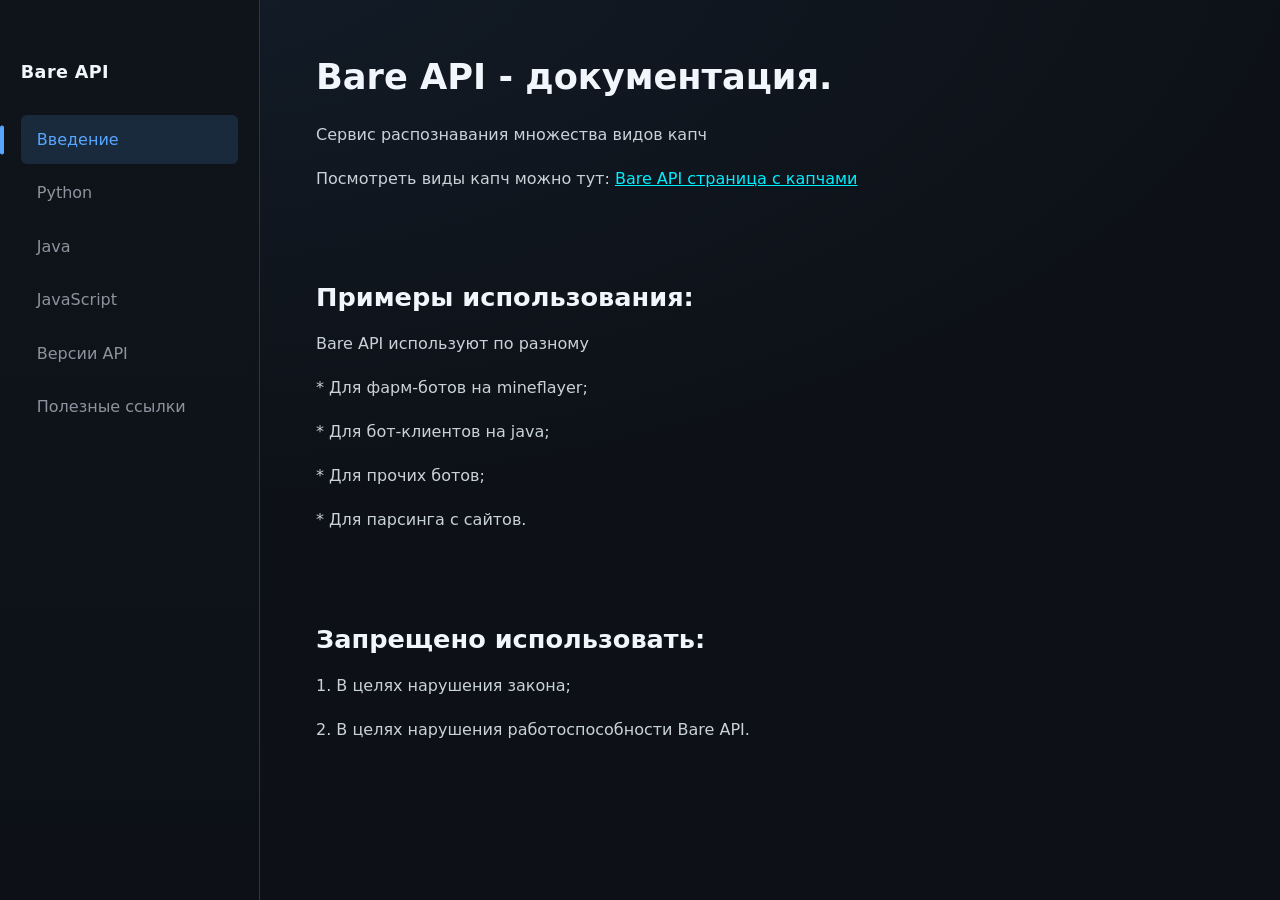
<file: index.html>
<!DOCTYPE html>
<html lang="ru">
    <head>
        <meta charset="UTF-8">
        <meta name="viewport" content="width=device-width, initial-scale=1.0">
        <title>Bare API – Документация</title>
        <link rel="stylesheet" href="assets/style.css">
    </head>
    <body>
        <div class="wrapper">
            <nav class="sidebar">
                <h3 style="color:#f0f6fc; margin-bottom: 1.8rem;">Bare API</h3>
                <a href="index.html" class="active">Введение</a>
                <a href="python.html">Python</a>
                <a href="java.html">Java</a>
                <a href="javascript.html">JavaScript</a>
                <a href="versions.html">Версии API</a>
                <a href="links.html">Полезные ссылки</a>
            </nav>
            <main class="content">
                <h1>Bare API - документация.</h1>
                <p>Сервис распознавания множества видов капч</p>
                <p>Посмотреть виды капч можно тут: <a href="https://bareapi.shop/captchas" target="_blank" style="color: rgb(0, 238, 255);">Bare API страница с капчами</a></p>
                <br>
                <h2>Примеры использования:</h2>
                <p>Bare API используют по разному</p>
                <p>* Для фарм-ботов на mineflayer;</p>
                <p>* Для бот-клиентов на java;</p>
                <p>* Для прочих ботов;</p>
                <p>* Для парсинга с сайтов.</p>
                <br>
                <h2>Запрещено использовать:</h2>
                <p>1. В целях нарушения закона;</p>
                <p>2. В целях нарушения работоспособности Bare API.</p>
                <p></p>
            </main>
        </div>
    </body>
</html>
</file>
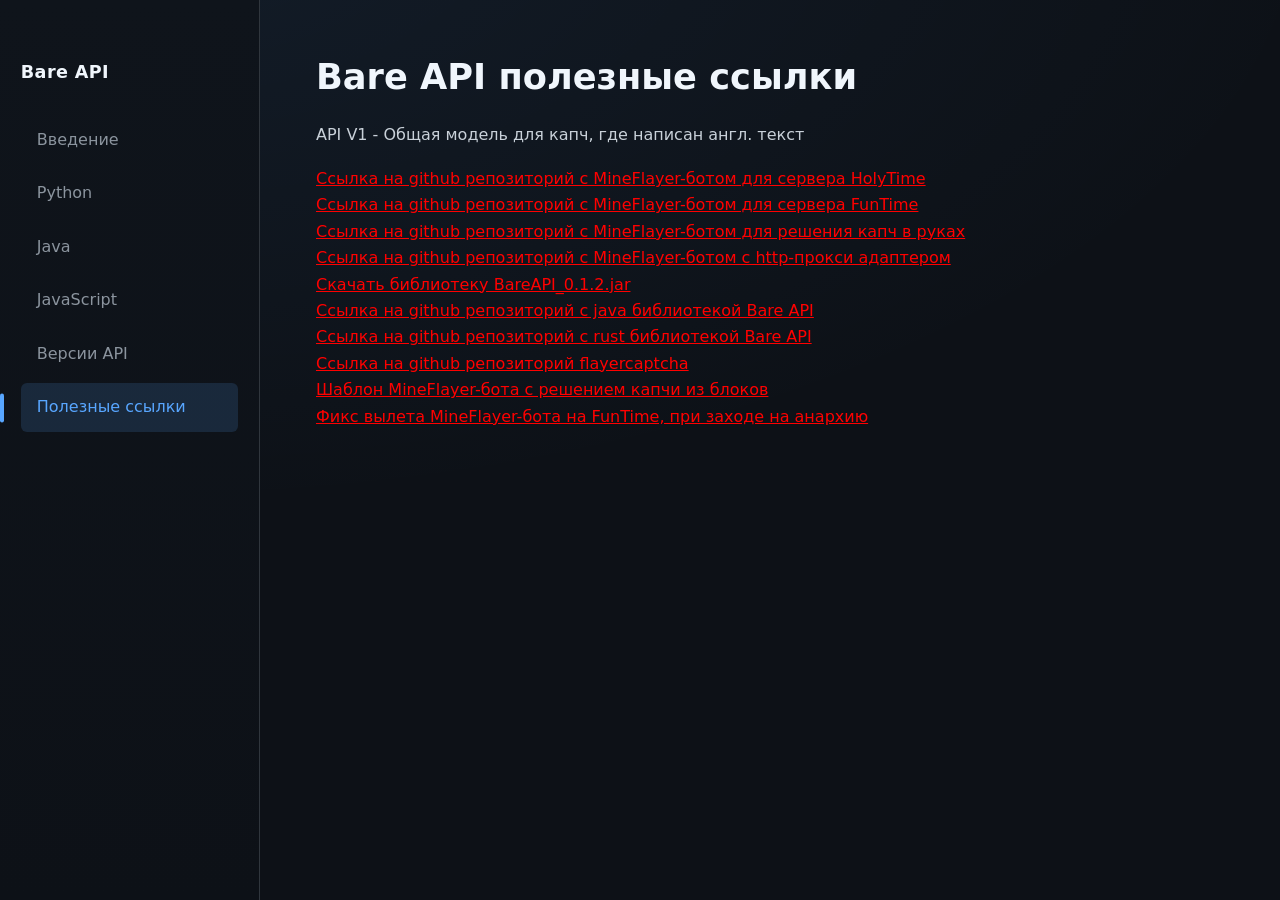
<file: links.html>
<!DOCTYPE html>
<html lang="ru">
    <head>
        <meta charset="UTF-8">
        <meta name="viewport" content="width=device-width, initial-scale=1.0">
        <title>Bare API – Документация</title>
        <link rel="stylesheet" href="assets/style.css">
    </head>
    <body>
        <div class="wrapper">
            <nav class="sidebar">
                <h3 style="color:#f0f6fc; margin-bottom: 1.8rem;">Bare API</h3>
                <a href="index.html">Введение</a>
                <a href="python.html">Python</a>
                <a href="java.html">Java</a>
                <a href="javascript.html">JavaScript</a>
                <a href="versions.html">Версии API</a>
                <a href="links.html" class="active">Полезные ссылки</a>
            </nav>
            <main class="content">
                <h1>Bare API полезные ссылки</h1>
                <p>API V1 - Общая модель для капч, где написан англ. текст</p>
                <a href="https://github.com/SiberianHacker/HolyTime-Mineflayer" target="_blank" style="color: red;">Ссылка на github репозиторий с MineFlayer-ботом для сервера HolyTime</a>
                <br>
                <a href="https://github.com/SiberianHacker/FonTime-Mineflayer" target="_blank" style="color: red;">Ссылка на github репозиторий с MineFlayer-ботом для сервера FunTime</a>
                <br>
                <a href="https://github.com/SiberianHacker/MineFlayer-HandCaptcha" target="_blank" style="color: red;">Ссылка на github репозиторий с MineFlayer-ботом для решения капч в руках</a>
                <br>
                <a href="https://github.com/SiberianHacker/HTTP-proxy-Mineflayer" target="_blank" style="color: red;">Ссылка на github репозиторий с MineFlayer-ботом с http-прокси адаптером</a>
                <br>
                <a href="https://github.com/SiberianHacker/Bare-API-Java/releases/download/0.1.2/BareAPI_0.1.2.jar" target="_blank" style="color: red;">Скачать библиотеку BareAPI_0.1.2.jar</a>
                <br>
                <a href="https://github.com/SiberianHacker/Bare-API-Java" target="_blank" style="color: red;">Ссылка на github репозиторий с java библиотекой Bare API</a>
                <br>
                <a href="https://github.com/thesalam4ik/rust-bare-api" target="_blank" style="color: red;">Ссылка на github репозиторий с rust библиотекой Bare API</a>
                <br>
                <a href="https://github.com/ImPhoba/FlayerCaptcha" target="_blank" style="color: red;">Ссылка на github репозиторий flayercaptcha</a>
                <br>
                <a href="https://github.com/SiberianHacker/BlockCaptcha-Mineflayer" target="_blank" style="color: red;">Шаблон MineFlayer-бота с решением капчи из блоков</a>
                <br>
                <a href="https://github.com/Cyclel1ves/mineflayer-FT-fix" target="_blank" style="color: red;">Фикс вылета MineFlayer-бота на FunTime, при заходе на анархию</a>
                <br>
            </main>
        </div>
    </body>
</html>
</file>
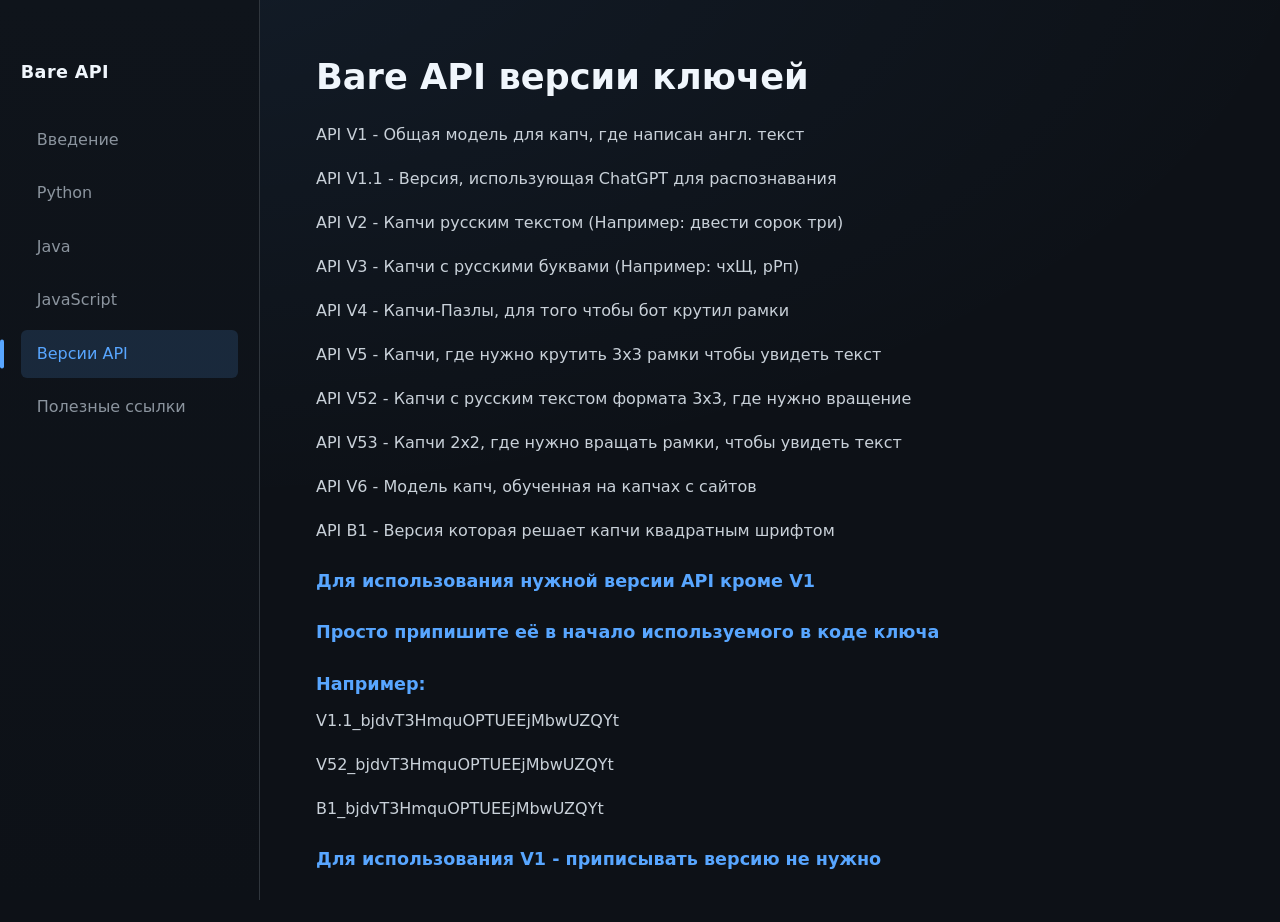
<file: versions.html>
<!DOCTYPE html>
<html lang="ru">
    <head>
        <meta charset="UTF-8">
        <meta name="viewport" content="width=device-width, initial-scale=1.0">
        <title>Bare API – Документация</title>
        <link rel="stylesheet" href="assets/style.css">
    </head>
    <body>
        <div class="wrapper">
            <nav class="sidebar">
                <h3 style="color:#f0f6fc; margin-bottom: 1.8rem;">Bare API</h3>
                <a href="index.html">Введение</a>
                <a href="python.html">Python</a>
                <a href="java.html">Java</a>
                <a href="javascript.html">JavaScript</a>
                <a href="versions.html" class="active">Версии API</a>
                <a href="links.html">Полезные ссылки</a>
            </nav>
            <main class="content">
                <h1>Bare API версии ключей</h1>
                <p>API V1 - Общая модель для капч, где написан англ. текст</p>
                <p>API V1.1 - Версия, использующая ChatGPT для распознавания</p>
                <p>API V2 - Капчи русским текстом (Например: двести сорок три)</p>
                <p>API V3 - Капчи с русскими буквами (Например: чхЩ, рРп)</p>
                <p>API V4 - Капчи-Пазлы, для того чтобы бот крутил рамки</p>
                <p>API V5 - Капчи, где нужно крутить 3x3 рамки чтобы увидеть текст</p>
                <p>API V52 - Капчи с русским текстом формата 3x3, где нужно вращение</p>
                <p>API V53 - Капчи 2x2, где нужно вращать рамки, чтобы увидеть текст</p>
                <p>API V6 - Модель капч, обученная на капчах с сайтов</p>
                <p>API B1 - Версия которая решает капчи квадратным шрифтом</p>
                <p></p>
                <h3>Для использования нужной версии API кроме V1</h3>
                <h3>Просто припишите её в начало используемого в коде ключа</h3>
                <h3>Например:</h3>
                <p>V1.1_bjdvT3HmquOPTUEEjMbwUZQYt</p>
                <p>V52_bjdvT3HmquOPTUEEjMbwUZQYt</p>
                <p>B1_bjdvT3HmquOPTUEEjMbwUZQYt</p>
                <h3>Для использования V1 - приписывать версию не нужно</h3>
            </main>
        </div>
    </body>
</html>
</file>
<file: assets/style.css>
/* ===== Reset ===== */
* {
  box-sizing: border-box;
  margin: 0;
  padding: 0;
}

:root {
  --bg-main: #0d1117;
  --bg-sidebar: #0f141b;
  --bg-card: #161b22;
  --bg-hover: #21262d;

  --border: #30363d;

  --text-main: #c9d1d9;
  --text-muted: #8b949e;
  --text-bright: #f0f6fc;
  --accent: #58a6ff;
  --accent-soft: rgba(88, 166, 255, 0.15);

  --radius-sm: 6px;
  --radius-md: 10px;
  --radius-lg: 14px;
}

/* ===== Body ===== */
body {
  font-family: system-ui, -apple-system, BlinkMacSystemFont, "Segoe UI",
    Inter, sans-serif;
  background: radial-gradient(
      1200px 600px at 10% -10%,
      rgba(88, 166, 255, 0.08),
      transparent
    ),
    var(--bg-main);
  color: var(--text-main);
  line-height: 1.65;
}

/* ===== Layout ===== */
.wrapper {
  display: flex;
  min-height: 100vh;
}

/* ===== Sidebar ===== */
.sidebar {
  width: 260px;
  flex-shrink: 0;
  background: linear-gradient(
    180deg,
    #0f141b 0%,
    #0d1117 100%
  );
  border-right: 1px solid var(--border);
  position: fixed;
  inset: 0 auto 0 0;
  overflow-y: auto;
  padding: 2.2rem 1.3rem;
}

.sidebar h3 {
  font-size: 1.1rem;
  letter-spacing: 0.4px;
}

.sidebar a {
  display: block;
  padding: 0.7rem 1rem;
  color: var(--text-muted);
  text-decoration: none;
  border-radius: var(--radius-sm);
  margin: 0.3rem 0;
  transition: background 0.15s ease, color 0.15s ease;
  position: relative;
}

.sidebar a:hover {
  background: var(--bg-hover);
  color: var(--text-bright);
}

.sidebar a.active {
  background: var(--accent-soft);
  color: var(--accent);
}

.sidebar a.active::before {
  content: "";
  position: absolute;
  left: -1.3rem;
  top: 50%;
  transform: translateY(-50%);
  width: 4px;
  height: 60%;
  background: var(--accent);
  border-radius: 2px;
}

/* ===== Content ===== */
.content {
  margin-left: 260px;
  flex: 1;
  padding: 3rem 3.5rem;
  max-width: 980px;
}

/* ===== Typography ===== */
h1 {
  font-size: 2.2rem;
  margin-bottom: 1rem;
  color: var(--text-bright);
}

h2 {
  font-size: 1.6rem;
  margin-top: 2.5rem;
  margin-bottom: 0.8rem;
  color: var(--text-bright);
}

h3 {
  font-size: 1.1rem;
  margin-top: 1.4rem;
  color: var(--accent);
}

p {
  margin: 0.6rem 0 1.1rem;
  color: var(--text-main);
}

ul, ol {
  margin: 0.6rem 0 1.2rem 1.2rem;
}

li {
  margin: 0.35rem 0;
}

hr {
  border: none;
  border-top: 1px solid var(--border);
  margin: 3rem 0;
}

/* ===== Inline code ===== */
code:not(pre code) {
  background: var(--bg-card);
  padding: 0.2em 0.45em;
  border-radius: 5px;
  font-size: 0.95em;
  color: var(--accent);
}

/* ===== Code blocks ===== */
pre {
  background: linear-gradient(
    180deg,
    #161b22,
    #0f141b
  );
  padding: 1.4rem 1.6rem;
  border-radius: var(--radius-md);
  overflow-x: auto;
  margin: 1.4rem 0;
  border: 1px solid var(--border);
  box-shadow: 0 10px 30px rgba(0, 0, 0, 0.35);
}

pre code {
  font-size: 0.95rem;
  line-height: 1.55;
}

/* ===== Tables ===== */
table {
  width: 100%;
  border-collapse: collapse;
  margin: 1.6rem 0;
  background: var(--bg-card);
  border-radius: var(--radius-md);
  overflow: hidden;
}

th,
td {
  padding: 0.75rem 1rem;
  text-align: left;
}

th {
  background: #0f141b;
  color: var(--text-bright);
  font-weight: 600;
  border-bottom: 1px solid var(--border);
}

td {
  border-bottom: 1px solid var(--border);
  color: var(--text-main);
}

tr:last-child td {
  border-bottom: none;
}

tr:hover td {
  background: rgba(255, 255, 255, 0.02);
}

/* ===== Scrollbar ===== */
::-webkit-scrollbar {
  width: 10px;
}

::-webkit-scrollbar-track {
  background: #0d1117;
}

::-webkit-scrollbar-thumb {
  background: #30363d;
  border-radius: 6px;
}

::-webkit-scrollbar-thumb:hover {
  background: #3b4450;
}

/* ===== Responsive ===== */
@media (max-width: 900px) {
  .sidebar {
    position: static;
    width: 100%;
    height: auto;
  }

  .content {
    margin-left: 0;
    padding: 2rem 1.4rem;
  }
}
</file>
